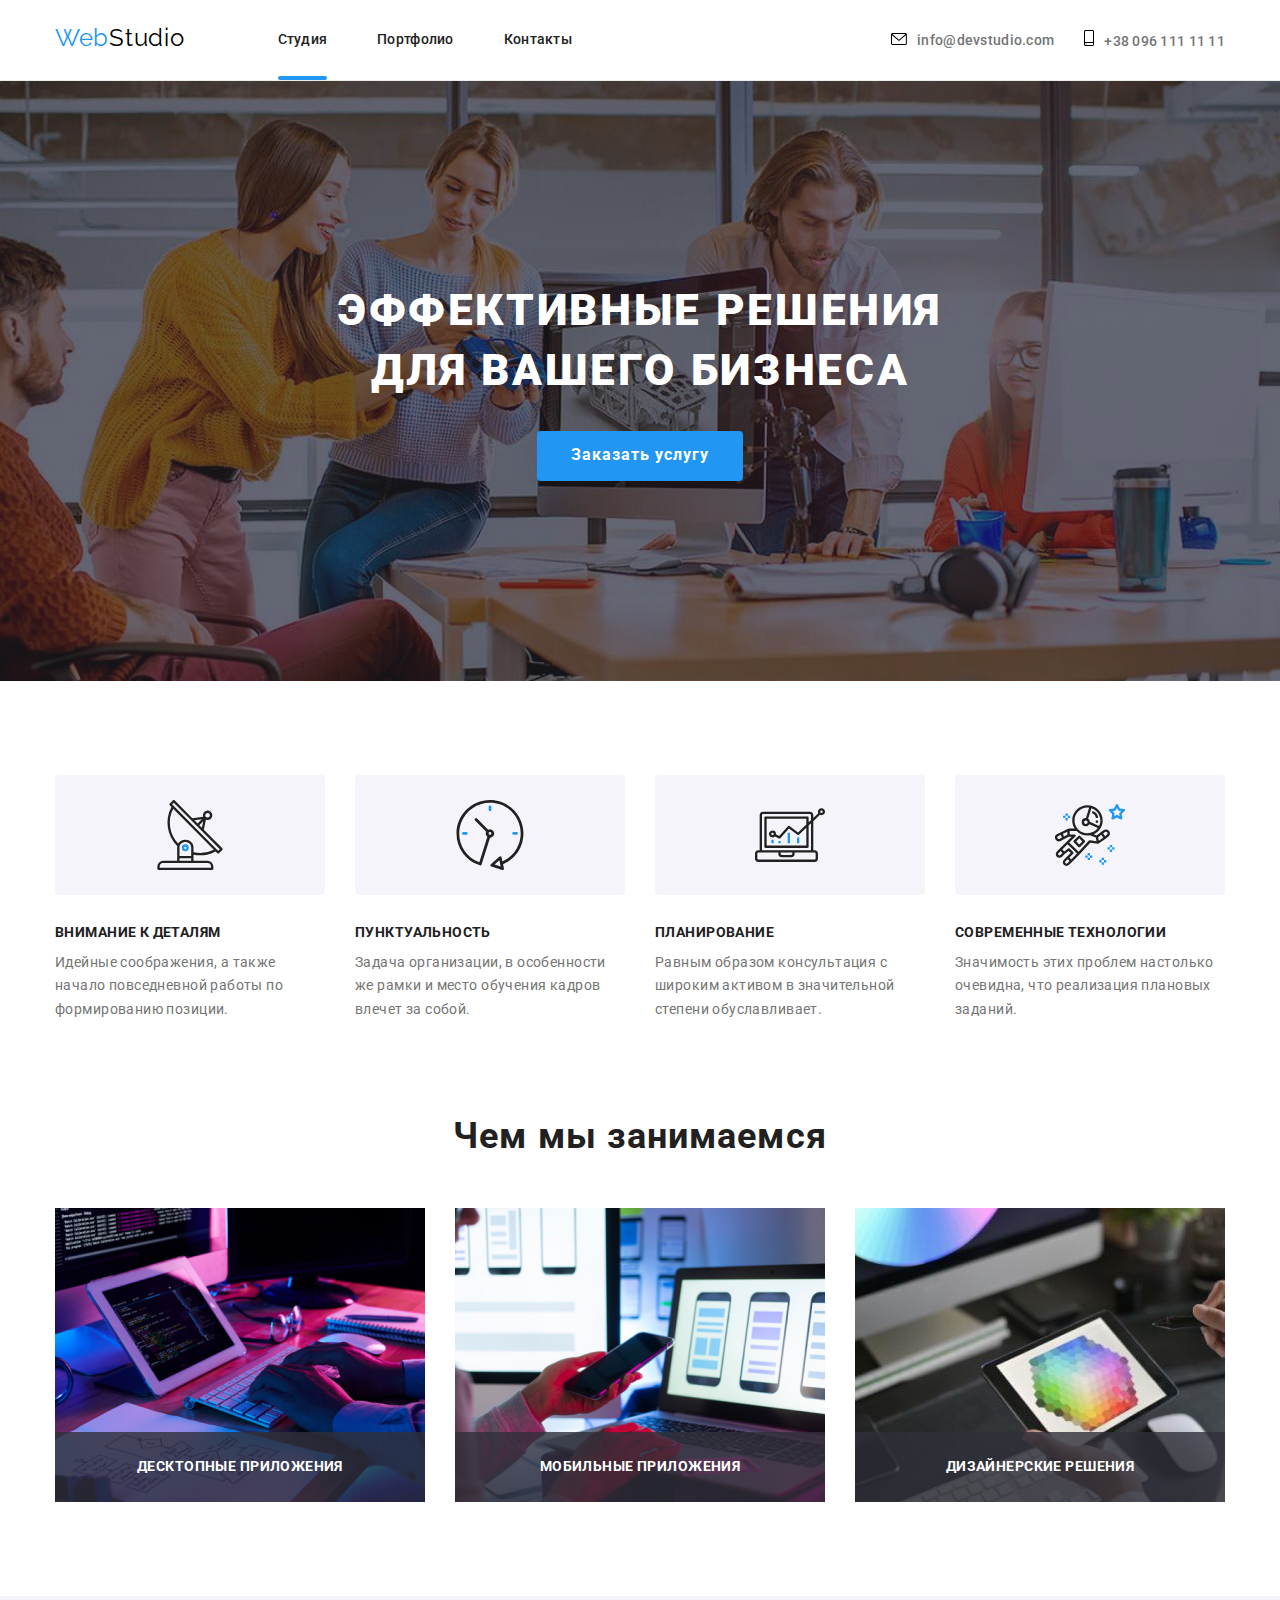
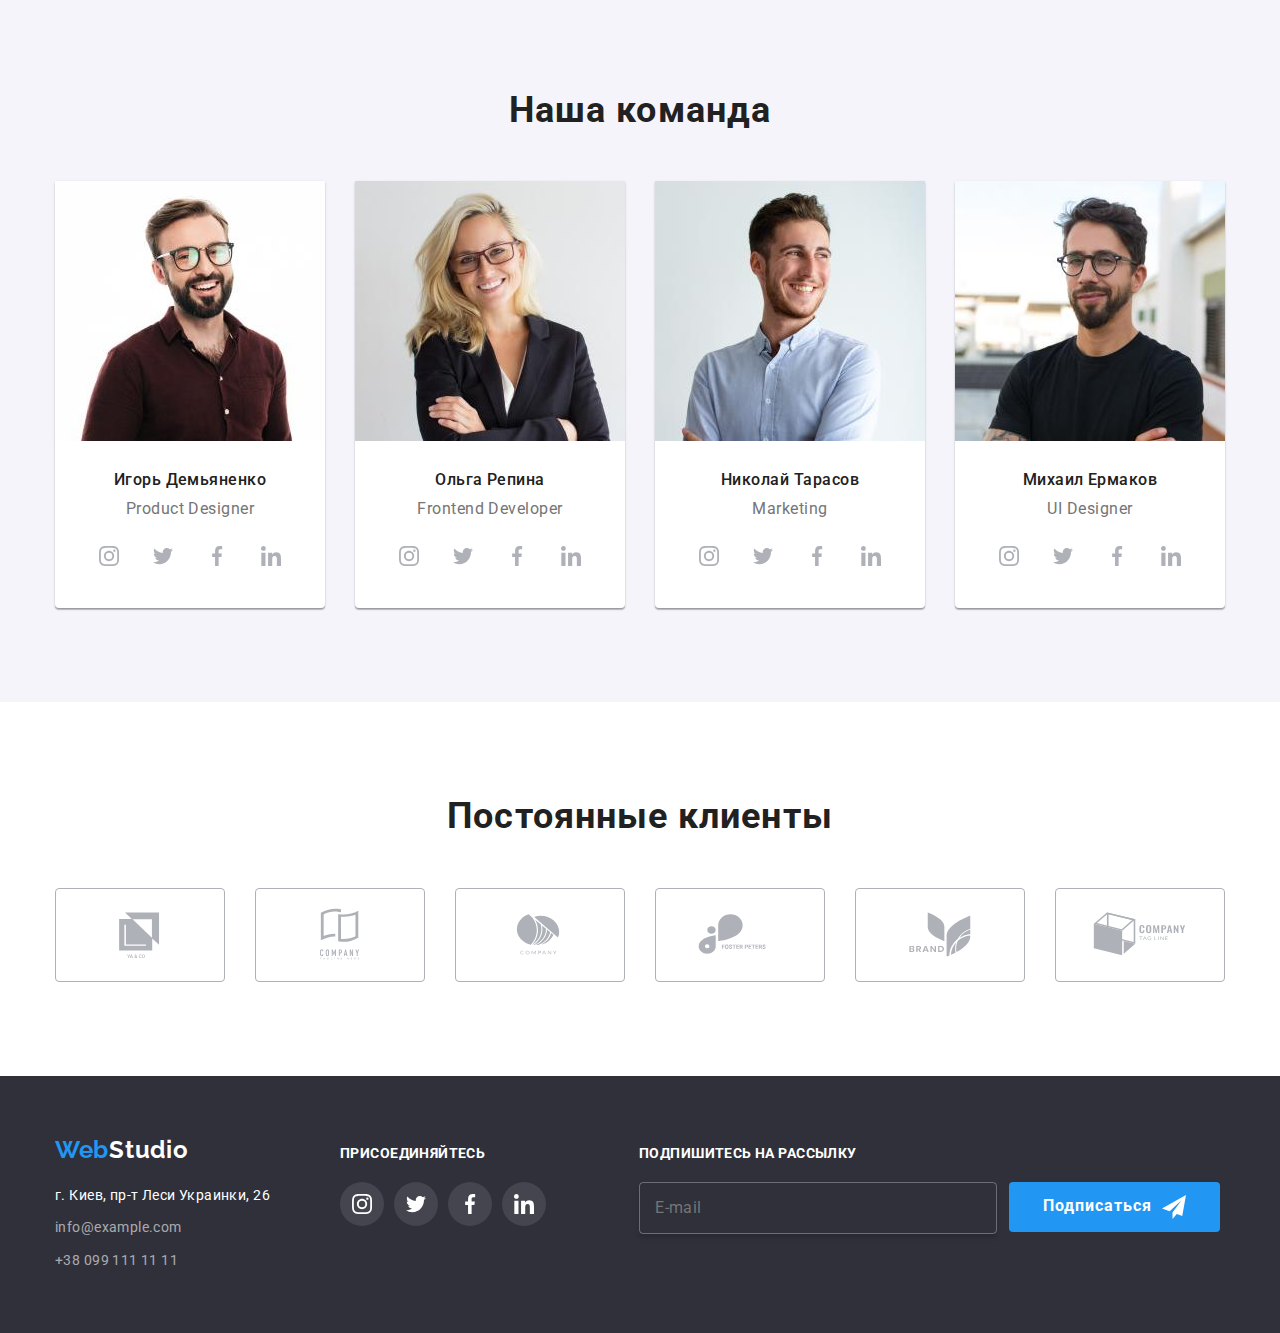
<file: index.html>
<!DOCTYPE html>
<html lang="ru">
  <head>
    <meta charset="UTF-8" />
    <meta http-equiv="X-UA-Compatible" content="IE=edge" />
    <meta name="viewport" content="width=device-width, initial-scale=1.0" />
    <title>Студия</title>
    <link
      href="https://fonts.googleapis.com/css2?family=Raleway:wght@700&family=Roboto:wght@400;500;700;900&display=swap"
      rel="stylesheet"
    />
    <link rel="preconnect" href="https://fonts.googleapis.com" />
    <link rel="preconnect" href="https://fonts.gstatic.com" crossorigin />
    <link
      rel="stylesheet"
      href="https://cdnjs.cloudflare.com/ajax/libs/modern-normalize/1.0.0/modern-normalize.min.css"
    />
    <link rel="stylesheet" href="./css/main.min.css" />
  </head>
  <body>
    <!-- Header -->

    <header class="header">
      <div class="container site-nav__container">
        <nav class="site-nav">
          <a href="./index.html" class="logo logo__header"
            ><span class="logo__effect">Web</span>Studio</a
          >
          <!-- mobile menu -->
          <button
            type="button"
            class="menu-button"
            aria-expanded="false"
            aria-controls="site-nav__list"
            data-menu-button
          >
            <svg
              class="menu__icon"
              width="40"
              height="40"
              aria-label="Переключатель мобильного меню"
            >
              <use class="icon-menu" href="./images/sprite.svg#menu"></use>
              <use class="icon-cross" href="./images/sprite.svg#cross"></use>
            </svg>
          </button>

          <!-- Mobile navigation -->
          <div class="mobile-menu" data-menu>
            <ul class="navigation">
              <li class="navigation__item">
                <a href="./index.html" class="navigation_link">Студия </a>
              </li>
              <li class="navigation__item">
                <a href="./portfolio.html" class="navigation_link">Портфолио</a>
              </li>
              <li class="navigation__item">
                <a href="" class="navigation_link">Контакты</a>
              </li>
            </ul>
            <div class="mobile-menu__content">
              <ul class="contact-us">
                <li class="contact-us__item">
                  <a href="" class="contact-us__tel">+38 096 111 11 11</a>
                </li>
                <li class="contact-us__item">
                  <a href="" class="contact-us__email">info@devstudio.com</a>
                </li>
              </ul>
              <ul class="follow-us">
                <li class="follow-us__item">
                  <a href="" class="follow-us-link">Twitter</a>
                </li>
                <li class="follow-us__item">
                  <a href="" class="follow-us-link">Facebook</a>
                </li>
                <li class="follow-us__item">
                  <a href="" class="follow-us-link">LinkedIn</a>
                </li>
                <li class="follow-us__item">
                  <a href="" class="follow-us-link">Instagram </a>
                </li>
              </ul>
            </div>
          </div>

          <!-- Nav menu -->

          <ul class="site-nav__list">
            <li class="site-nav__item">
              <a
                href="./index.html"
                class="site-nav__link site-nav__current-page"
                >Студия</a
              >
            </li>
            <li class="site-nav__item">
              <a href="./portfolio.html" class="site-nav__link">Портфолио</a>
            </li>
            <li class="site-nav__item">
              <a href="" class="site-nav__link">Контакты</a>
            </li>
          </ul>
        </nav>

        <ul class="contact-list">
          <li class="contact-list__item">
            <a
              href="mailto:info@devstudio.com"
              title="Email"
              class="contact-list__link"
            >
              <svg class="contact-list__icon" width="16" height="12">
                <use href="./images/sprite.svg#icon-envelope"></use></svg
              >info@devstudio.com</a
            >
          </li>
          <li class="contact-list__item">
            <a
              href="tel:+380961111111"
              title="Phone number"
              class="contact-list__link"
              ><svg class="contact-list__icon" width="10px" height="16px">
                <use href="./images/sprite.svg#icon-smartphone"></use></svg
              >+38 096 111 11 11</a
            >
          </li>
        </ul>
      </div>
    </header>

    <main>
      <!-- Hero -->

      <section class="hero">
        <div class="container">
          <h1 class="hero__title">
            Эффективные решения <br />
            для вашего бизнеса
          </h1>
          <button type="button" class="primary-button" data-modal-open>
            Заказать услугу
          </button>
        </div>
      </section>

      <!-- Advantages -->

      <section class="section">
        <h2 class="section__title visually-hidden">Преимущества</h2>
        <div class="container">
          <ul class="advantages">
            <li class="advantages__item advantages__icon-1">
              <a href="" class="advantages__link">
                <h3 class="advantages__title">Внимание к деталям</h3>
                <p class="advantages-description">
                  Идейные соображения, а также начало повседневной работы по
                  формированию позиции.
                </p>
              </a>
            </li>

            <li class="advantages__item advantages__icon-2">
              <a href="" class="advantages__link">
                <h3 class="advantages__title">Пунктуальность</h3>
                <p class="advantages-description">
                  Задача организации, в особенности же рамки и место обучения
                  кадров влечет за собой.
                </p>
              </a>
            </li>

            <li class="advantages__item advantages__icon-3">
              <a href="" class="advantages__link">
                <h3 class="advantages__title">Планирование</h3>
                <p class="advantages-description">
                  Равным образом консультация с широким активом в значительной
                  степени обуславливает.
                </p>
              </a>
            </li>

            <li class="advantages__item advantages__icon-4">
              <a href="" class="advantages__link">
                <h3 class="advantages__title">Современные технологии</h3>
                <p class="advantages-description">
                  Значимость этих проблем настолько очевидна, что реализация
                  плановых заданий.
                </p>
              </a>
            </li>
          </ul>
        </div>
      </section>

      <!-- What we do -->

      <section class="section section__services">
        <h2 class="section__title">Чем мы занимаемся</h2>
        <div class="container">
          <ul class="services">
            <li class="services__item">
              <a href="">
                <div class="services__label">
                  <h2 class="services__description">Десктопные приложения</h2>
                </div>
                <img
                  srcset="
                    ./images/projects/desktop_soft_1x.jpg 370w,
                    ./images/projects/desktop_soft_2x.jpg 740w
                  "
                  sizes="370px"
                  src=".images/projects/desktop_soft_1x.jpg"
                  alt="Прогрммист пишет код на десктоп компьютере согласно алгоритму"
                />
              </a>
            </li>

            <li class="services__item">
              <a href="">
                <div class="services__label">
                  <h2 class="services__description">Мобильные приложения</h2>
                </div>
                <img
                  srcset="
                    ./images/projects/mobile_soft_1x.jpg 370w,
                    ./images/projects/mobile_soft_2x.jpg 740w
                  "
                  sizes="370px"
                  src=".images/projects/mobile_soft_1x.jpg"
                  alt="Пользователь сравнивает отображение на мобильном телефоне с макетами изображений на экране ноутбука"
                />
              </a>
            </li>

            <li class="services__item">
              <a href="">
                <div class="services__label">
                  <h2 class="services__description">Дизайнерские решения</h2>
                </div>
                <img
                  srcset="
                    ./images/projects/design_1x.jpg 370w,
                    ./images/projects/design_2x.jpg 740w
                  "
                  sizes="370px"
                  src=".images/projects/design_1x.jpg"
                  alt="Дизайнер выбирает цвет из растра цветов на планшете"
                />
              </a>
            </li>
          </ul>
        </div>
      </section>

      <!-- Наша команда-->

      <section class="section section__team">
        <h2 class="section__title">Наша команда</h2>
        <div class="container">
          <ul class="team">
            <li class="team__item">
              <a href=""
                ><img
                  srcset="
                    ./images/our_team/demianenko_1xd.jpg 270w,
                    ./images/our_team/demianenko_1xt.jpg 354w,
                    ./images/our_team/demianenko_1xm.jpg 450w,
                    ./images/our_team/demianenko_2xd.jpg 540w,
                    ./images/our_team/demianenko_2xt.jpg 708w,
                    ./images/our_team/demianenko_2xm.jpg 900w
                  "
                  sizes="(min-width: 1200px) 270px, (min-width: 768px) 354px, (max-width: 480px) 450px"
                  src=".images/our_team/demianenko_1xm.jpg"
                  alt="Игорь Демьяненко"
              /></a>

              <div class="team__description">
                <h3 class="team__member">Игорь Демьяненко</h3>
                <p lang="en" class="team__title">Product Designer</p>

                <ul class="social">
                  <li class="social__item">
                    <a href="" class="social__link"
                      ><svg class="social__icon social__icon-team">
                        <use
                          href="./images/sprite.svg#icon-instagram"
                        ></use></svg
                    ></a>
                  </li>

                  <li class="social__item">
                    <a href="" class="social__link"
                      ><svg class="social__icon social__icon-team">
                        <use href="./images/sprite.svg#icon-twitter"></use></svg
                    ></a>
                  </li>

                  <li class="social__item">
                    <a href="" class="social__link"
                      ><svg class="social__icon social__icon-team">
                        <use
                          href="./images/sprite.svg#icon-facebook"
                        ></use></svg
                    ></a>
                  </li>

                  <li class="social__item">
                    <a href="" class="social__link"
                      ><svg class="social__icon social__icon-team">
                        <use
                          href="./images/sprite.svg#icon-linkedin"
                        ></use></svg
                    ></a>
                  </li>
                </ul>
              </div>
            </li>

            <li class="team__item">
              <a href="">
                <img
                  srcset="
                    ./images/our_team/repina_1xd.jpg 270w,
                    ./images/our_team/repina_1xt.jpg 354w,
                    ./images/our_team/repina_1xm.jpg 450w,
                    ./images/our_team/repina_2xd.jpg 540w,
                    ./images/our_team/repina_1xd.jpg 708w,
                    ./images/our_team/repina_2xm.jpg 900w
                  "
                  sizes="(min-width: 1200px) 270px, (min-width: 768px) 354px, (max-width: 480px) 450px"
                  src=".images/our_team/repina_1xm.jpg"
                  alt="Ольга Репина"
                />
              </a>
              <div class="team__description">
                <h3 class="team__member">Ольга Репина</h3>
                <p lang="en" class="team__title">Frontend Developer</p>

                <ul class="social">
                  <li class="social__item">
                    <a href="" class="social__link"
                      ><svg class="social__icon social__icon-team">
                        <use
                          href="./images/sprite.svg#icon-instagram"
                        ></use></svg
                    ></a>
                  </li>
                  <li class="social__item">
                    <a href="" class="social__link"
                      ><svg class="social__icon social__icon-team">
                        <use href="./images/sprite.svg#icon-twitter"></use></svg
                    ></a>
                  </li>
                  <li class="social__item">
                    <a href="" class="social__link"
                      ><svg class="social__icon social__icon-team">
                        <use
                          href="./images/sprite.svg#icon-facebook"
                        ></use></svg
                    ></a>
                  </li>
                  <li class="social__item">
                    <a href="" class="social__link"
                      ><svg class="social__icon social__icon-team">
                        <use
                          href="./images/sprite.svg#icon-linkedin"
                        ></use></svg
                    ></a>
                  </li>
                </ul>
              </div>
            </li>

            <li class="team__item">
              <a href=""
                ><img
                  srcset="
                    ./images/our_team/tarasov_1xd.jpg 270w,
                    ./images/our_team/tarasov_1xt.jpg 354w,
                    ./images/our_team/tarasov_1xm.jpg 450w,
                    ./images/our_team/tarasov_2xd.jpg 540w,
                    ./images/our_team/tarasov_2xt.jpg 708w,
                    ./images/our_team/tarasov_2xm.jpg 900w
                  "
                  sizes="(min-width: 1200px) 270px, (min-width: 768px) 354px, (max-width: 480px) 450px"
                  src=".images/our_team/tarasov_1xm.jpg"
                  alt="Николай Тарасов"
              /></a>
              <div class="team__description">
                <h3 class="team__member">Николай Тарасов</h3>
                <p lang="en" class="team__title">Marketing</p>

                <ul class="social">
                  <li class="social__item">
                    <a href="" class="social__link"
                      ><svg class="social__icon social__icon-team">
                        <use
                          href="./images/sprite.svg#icon-instagram"
                        ></use></svg
                    ></a>
                  </li>
                  <li class="social__item">
                    <a href="" class="social__link"
                      ><svg class="social__icon social__icon-team">
                        <use href="./images/sprite.svg#icon-twitter"></use></svg
                    ></a>
                  </li>
                  <li class="social__item">
                    <a href="" class="social__link"
                      ><svg class="social__icon social__icon-team">
                        <use
                          href="./images/sprite.svg#icon-facebook"
                        ></use></svg
                    ></a>
                  </li>
                  <li class="social__item">
                    <a href="" class="social__link"
                      ><svg class="social__icon social__icon-team">
                        <use
                          href="./images/sprite.svg#icon-linkedin"
                        ></use></svg
                    ></a>
                  </li>
                </ul>
              </div>
            </li>

            <li class="team__item">
              <a href=""
                ><img
                  srcset="
                    ./images/our_team/ermakov_1xd.jpg 270w,
                    ./images/our_team/ermakov_1xt.jpg 354w,
                    ./images/our_team/ermakov_1xm.jpg 450w,
                    ./images/our_team/ermakov_2xd.jpg 540w,
                    ./images/our_team/ermakov_2xt.jpg 708w,
                    ./images/our_team/ermakov_2xm.jpg 900w
                  "
                  sizes="(min-width: 1200px) 270px, (min-width: 768px) 354px, (max-width: 480px) 450px"
                  src=".images/our_team/ermakov_1xm.jpg"
                  alt="Михаил Ермаков"
              /></a>
              <div class="team__description">
                <h3 class="team__member">Михаил Ермаков</h3>
                <p lang="en" class="team__title">UI Designer</p>
                <ul class="social">
                  <li class="social__item">
                    <a href="" class="social__link"
                      ><svg class="social__icon social__icon-team">
                        <use
                          href="./images/sprite.svg#icon-instagram"
                        ></use></svg
                    ></a>
                  </li>
                  <li class="social__item">
                    <a href="" class="social__link"
                      ><svg class="social__icon social__icon-team">
                        <use href="./images/sprite.svg#icon-twitter"></use></svg
                    ></a>
                  </li>
                  <li class="social__item">
                    <a href="" class="social__link"
                      ><svg class="social__icon social__icon-team">
                        <use
                          href="./images/sprite.svg#icon-facebook"
                        ></use></svg
                    ></a>
                  </li>
                  <li class="social__item">
                    <a href="" class="social__link"
                      ><svg class="social__icon social__icon-team">
                        <use
                          href="./images/sprite.svg#icon-linkedin"
                        ></use></svg
                    ></a>
                  </li>
                </ul>
              </div>
            </li>
          </ul>
        </div>
      </section>

      <!-- Frequent Customers -->

      <section class="section">
        <h2 class="section__title">Постоянные клиенты</h2>
        <div class="container">
          <ul class="customers">
            <li class="customers__item">
              <a href="" class="customers__link"
                ><svg class="customers__logo" width="106" height="60">
                  <use
                    href="./images/sprite.svg#icon-customer-logo-1"
                  ></use></svg
              ></a>
            </li>
            <li class="customers__item">
              <a href="" class="customers__link"
                ><svg class="customers__logo" width="106" height="60">
                  <use
                    href="./images/sprite.svg#icon-customer_logo_2"
                  ></use></svg
              ></a>
            </li>
            <li class="customers__item">
              <a href="" class="customers__link"
                ><svg class="customers__logo" width="106" height="60">
                  <use
                    href="./images/sprite.svg#icon-customer_logo_3"
                  ></use></svg
              ></a>
            </li>
            <li class="customers__item">
              <a href="" class="customers__link"
                ><svg class="customers__logo" width="106" height="60">
                  <use
                    href="./images/sprite.svg#icon-customer_logo_4"
                  ></use></svg
              ></a>
            </li>
            <li class="customers__item">
              <a href="" class="customers__link"
                ><svg class="customers__logo" width="106" height="60">
                  <use
                    href="./images/sprite.svg#icon-customer_logo_5"
                  ></use></svg
              ></a>
            </li>
            <li class="customers__item">
              <a href="" class="customers__link"
                ><svg class="customers__logo" width="106" height="60">
                  <use
                    href="./images/sprite.svg#icon-customer_logo_6"
                  ></use></svg
              ></a>
            </li>
          </ul>
        </div>
      </section>
    </main>

    <!-- Footer -->

    <footer class="footer">
      <div class="container">
        <!--Address-->
        <div class="footer__desk">
          <div class="footer__mobile">
            <div class="address__container">
              <a href="./index.html" class="logo logo__footer"
                ><span class="logo__effect">Web</span>Studio</a
              >

              <address class="address">
                <ul class="address__list">
                  <li class="address__item">
                    <a
                      href="https://www.google.com/maps/place/Lesi+Ukrainky+Blvd,+26,+Kyiv,+Ukraine,+02000/@50.4265807,30.5361971,17z/data=!3m1!4b1!4m5!3m4!1s0x40d4cf0e033ecbe9:0x57a4dffefec77da0!8m2!3d50.4265807!4d30.5383858"
                      target="_blank"
                      rel="noreferrer noopener"
                      class="address__location"
                      >г. Киев, пр-т Леси Украинки, 26</a
                    >
                  </li>
                  <li class="address__item">
                    <a href="mailto:info@example.com" class="address__email"
                      >info@example.com</a
                    >
                  </li>
                  <li class="address__item">
                    <a href="tel:+380991111111" class="address__tel"
                      >+38 099 111 11 11</a
                    >
                  </li>
                </ul>
              </address>
            </div>

            <!--Social Links-->

            <div class="social-block">
              <h3 class="subscribe__title">присоединяйтесь</h3>

              <ul class="social">
                <li class="social__item">
                  <a href="" class="social__link"
                    ><svg class="social__icon social__icon-footer">
                      <use href="./images/sprite.svg#icon-instagram"></use></svg
                  ></a>
                </li>

                <li class="social__item">
                  <a href="" class="social__link"
                    ><svg class="social__icon social__icon-footer">
                      <use href="./images/sprite.svg#icon-twitter"></use></svg
                  ></a>
                </li>

                <li class="social__item">
                  <a href="" class="social__link"
                    ><svg class="social__icon social__icon-footer">
                      <use href="./images/sprite.svg#icon-facebook"></use></svg
                  ></a>
                </li>

                <li class="social__item">
                  <a href="" class="social__link"
                    ><svg class="social__icon social__icon-footer">
                      <use href="./images/sprite.svg#icon-linkedin"></use></svg
                  ></a>
                </li>
              </ul>
            </div>
          </div>

          <!--Subscribe-->
          <div class="subscribe">
            <h3 class="subscribe__title">Подпишитесь на рассылку</h3>
            <form name="Subscribe">
              <div class="subscribe__wrapper">
                <input
                  type="email"
                  name="email"
                  placeholder="E-mail"
                  class="subscribe__email"
                />
                <button type="submit" class="primary-button">
                  Подписаться
                  <svg class="subscribe__icon" width="24" height="24">
                    <use href="./images/sprite.svg#icon-icon-send"></use>
                  </svg>
                </button>
              </div>
            </form>
          </div>
        </div>
      </div>
    </footer>

    <!-- Modal window-->

    <div class="backdrop is-hidden" data-modal>
      <div class="modal">
        <p></p>
        <button type="button" class="close-button" data-modal-close>
          <svg class="close-icon">
            <use
              href="./images/sprite.svg#icon-close-black-button"
              width="18"
              height="18"
            ></use>
          </svg>
        </button>

        <h2 class="form-title">Оставьте свои данные, мы вам перезвоним</h2>

        <!--Form-->

        <form class="modal-form">
          <label class="form-label">
            <span class="form-text">Имя</span>

            <span class="input-wrapper">
              <input type="text" name="name" class="form-input" />
              <svg class="form-icon" width="18" height="18">
                <use href="./images/sprite.svg#person-modal-icon "></use>
              </svg>
            </span>
          </label>
          <label class="form-label">
            <span class="form-text">Телефон</span>
            <span class="input-wrapper">
              <input type="tel" name="tel" class="form-input" />
              <svg class="form-icon" width="18" height="18">
                <use href="./images/sprite.svg#phone-modal-icon "></use>
              </svg>
            </span>
          </label>
          <label class="form-label">
            <span class="form-text">Почта</span>
            <span class="input-wrapper">
              <input type="email" name="mail" class="form-input" />
              <svg class="form-icon" width="18" height="18">
                <use href="./images/sprite.svg#email-modal-icon "></use>
              </svg>
            </span>
          </label>

          <label class="form-label form-label-last">
            <span class="form-text">Комментарий</span>
            <textarea
              name="comment"
              id="comment"
              rows="10"
              class="form-input form-textarea"
              placeholder="Введите текст"
            ></textarea>
          </label>

          <label class="legal-check">
            <input
              type="checkbox"
              name="policy"
              value="policy"
              class="check-input visually-hidden"
            />
            <span class="checkbox-icon"></span>

            <span class="legal-notice">
              Соглашаюсь с рассылкой и принимаю
              <span
                ><a href="#" class="agreement-link">Условия договора</a></span
              >
            </span>
          </label>

          <button type="submit" class="primary-button">Отправить</button>
        </form>
      </div>
    </div>

    <script src="./js/modal.js"></script>
    <script src="./js/menu.js"></script>
  </body>
</html>
</file>
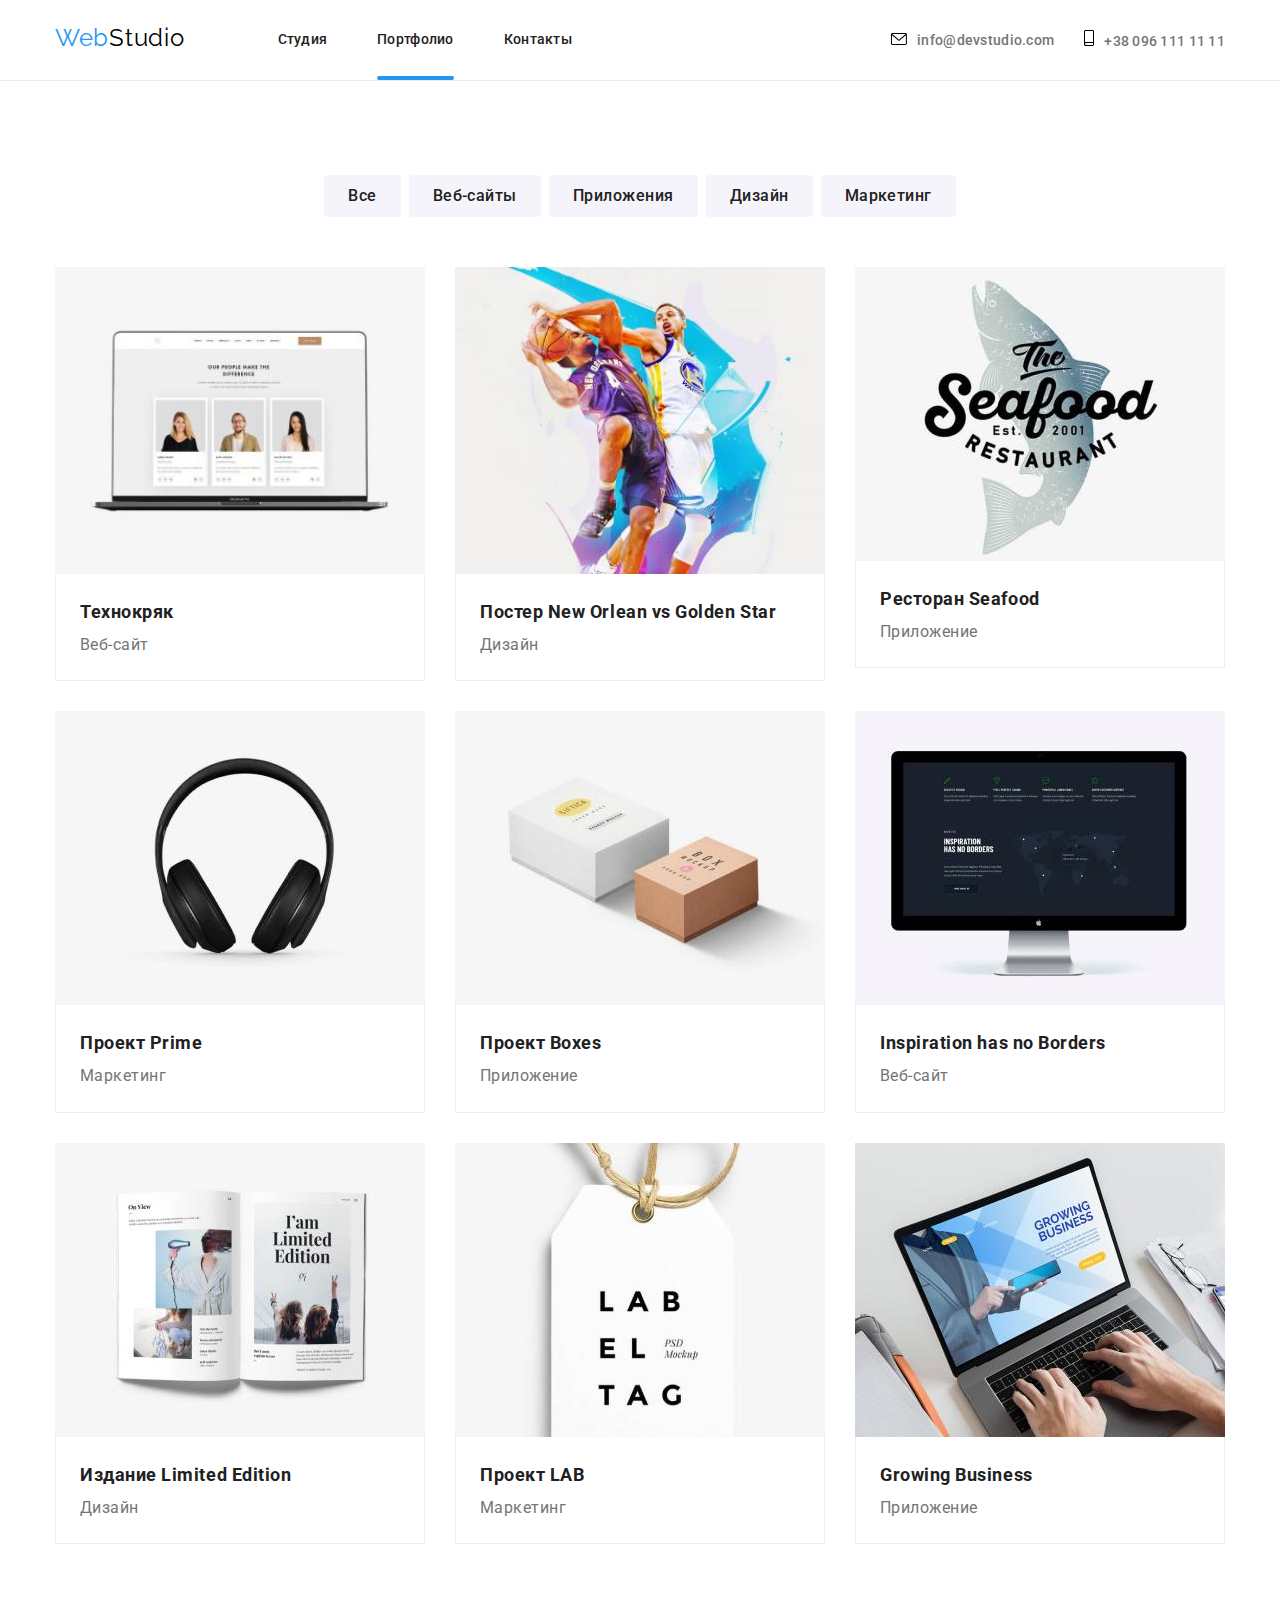
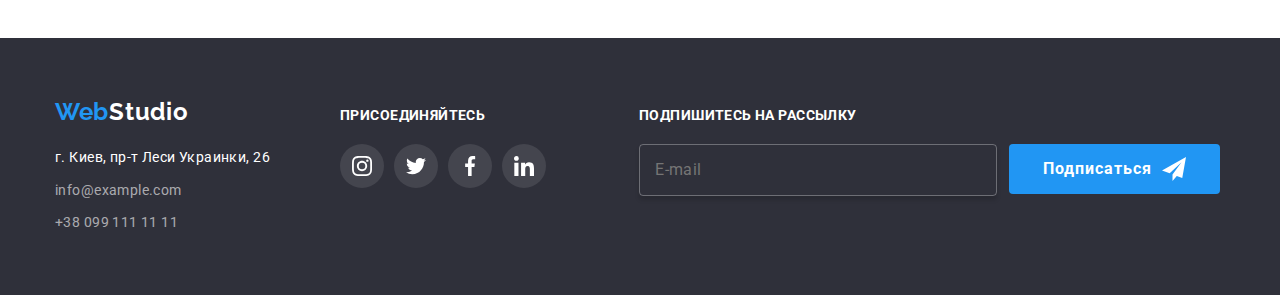
<file: portfolio.html>
<!DOCTYPE html>
<html lang="ru">
  <head>
    <meta charset="UTF-8" />
    <meta http-equiv="X-UA-Compatible" content="IE=edge" />
    <meta name="viewport" content="width=device-width, initial-scale=1.0" />
    <title>Студия</title>
    <link
      href="https://fonts.googleapis.com/css2?family=Raleway:wght@700&family=Roboto:wght@400;500;700;900&display=swap"
      rel="stylesheet"
    />
    <link rel="preconnect" href="https://fonts.googleapis.com" />
    <link rel="preconnect" href="https://fonts.gstatic.com" crossorigin />
    <link
      rel="stylesheet"
      href="https://cdnjs.cloudflare.com/ajax/libs/modern-normalize/1.0.0/modern-normalize.min.css"
    />
    <link rel="stylesheet" href="./css/main.min.css" />
  </head>
  <body>
    <!-- Header -->

    <header class="header">
      <div class="container site-nav__container">
        <nav class="site-nav">
          <a href="./index.html" class="logo logo__header"
            ><span class="logo__effect">Web</span>Studio</a
          >
          <!-- mobile menu -->
          <button
            type="button"
            class="menu-button"
            aria-expanded="false"
            aria-controls="site-nav__list"
            data-menu-button
          >
            <svg
              class="menu__icon"
              width="40"
              height="40"
              aria-label="Переключатель мобильного меню"
            >
              <use class="icon-menu" href="./images/sprite.svg#menu"></use>
              <use class="icon-cross" href="./images/sprite.svg#cross"></use>
            </svg>
          </button>

          <!-- Mobile navigation -->
          <div class="mobile-menu" data-menu>
            <ul class="navigation">
              <li class="navigation__item">
                <a href="./index.html" class="navigation_link">Студия </a>
              </li>
              <li class="navigation__item">
                <a href="./portfolio.html" class="navigation_link">Портфолио</a>
              </li>
              <li class="navigation__item">
                <a href="" class="navigation_link">Контакты</a>
              </li>
            </ul>
            <div class="mobile-menu__content">
              <ul class="contact-us">
                <li class="contact-us__item">
                  <a href="" class="contact-us__tel">+38 096 111 11 11</a>
                </li>
                <li class="contact-us__item">
                  <a href="" class="contact-us__email">info@devstudio.com</a>
                </li>
              </ul>
              <ul class="follow-us">
                <li class="follow-us__item">
                  <a href="" class="follow-us-link">Twitter</a>
                </li>
                <li class="follow-us__item">
                  <a href="" class="follow-us-link">Facebook</a>
                </li>
                <li class="follow-us__item">
                  <a href="" class="follow-us-link">LinkedIn</a>
                </li>
                <li class="follow-us__item">
                  <a href="" class="follow-us-link">Instagram </a>
                </li>
              </ul>
            </div>
          </div>

          <!-- Nav menu -->

          <ul class="site-nav__list">
            <li class="site-nav__item">
              <a href="./index.html" class="site-nav__link">Студия</a>
            </li>
            <li class="site-nav__item">
              <a
                href="./portfolio.html"
                class="site-nav__link site-nav__current-page"
                >Портфолио</a
              >
            </li>
            <li class="site-nav__item">
              <a href="" class="site-nav__link">Контакты</a>
            </li>
          </ul>
        </nav>

        <ul class="contact-list">
          <li class="contact-list__item">
            <a
              href="mailto:info@devstudio.com"
              title="Email"
              class="contact-list__link"
            >
              <svg class="contact-list__icon" width="16" height="12">
                <use href="./images/sprite.svg#icon-envelope"></use></svg
              >info@devstudio.com</a
            >
          </li>
          <li class="contact-list__item">
            <a
              href="tel:+380961111111"
              title="Phone number"
              class="contact-list__link"
              ><svg class="contact-list__icon" width="10px" height="16px">
                <use href="./images/sprite.svg#icon-smartphone"></use></svg
              >+38 096 111 11 11</a
            >
          </li>
        </ul>
      </div>
    </header>
    <main>
      <!-- Portfolio -->
      <section class="section">
        <div class="container">
          <h1 class="visually-hidden">Портфолио</h1>

          <!-- Filters -->
          <ul class="filters">
            <li class="filters__item">
              <button type="button" class="filters__button">Все</button>
            </li>
            <li class="filters__item">
              <button type="button" class="filters__button">Веб-сайты</button>
            </li>
            <li class="filters__item">
              <button type="button" class="filters__button">Приложения</button>
            </li>
            <li class="filters__item">
              <button type="button" class="filters__button">Дизайн</button>
            </li>
            <li class="filters__item">
              <button type="button" class="filters__button">Маркетинг</button>
            </li>
          </ul>

          <!-- Projects -->

          <ul class="portfolio list">
            <li class="project">
              <a href="#" class="project-link">
                <div class="preview">
                  <img
                    srcset="
                      ./images/projects/technokriak_1xt.jpg 354w,
                      ./images/projects/technokriak_1xd.jpg 370w,
                      ./images/projects/technokriak_1x.jpg  450w,
                      ./images/projects/technokriak_2xt.jpg 708w,
                      ./images/projects/technokriak_2xd.jpg 740w,
                      ./images/projects/technokriak_2x.jpg  900w
                    "
                    sizes="(min-width: 1200px) 270px, (min-width: 768px) 354px, (max-width: 480px) 450px"
                    src=".images/projects/technokriak_1x.jpg"
                    alt="Открытый ноутбук с изображением фото членов команды на экране"
                  />
                  <div class="project-description">
                    <p class="info">
                      Ресурс предлагает комплексные предложения с разным уровнем
                      функционала и сервисов. Все это позволит посетителю
                      получить исчерпывающие сведения о компании или частном
                      лице.
                    </p>
                  </div>
                </div>
                <div class="project-details">
                  <h2 class="project-title">Технокряк</h2>
                  <p class="subtitle">Веб-сайт</p>
                </div>
              </a>
            </li>

            <li class="project">
              <a href="#" class="project-link">
                <div class="preview">
                  <img
                    srcset="
                      ./images/projects/new_orlean_vs_golden_star_1xt.jpg 354w,
                      ./images/projects/new_orlean_vs_golden_star_1xd.jpg 370w,
                      ./images/projects/new_orlean_vs_golden_star_1x.jpg  450w,
                      ./images/projects/new_orlean_vs_golden_star_2xt.jpg 708w,
                      ./images/projects/new_orlean_vs_golden_star_2xd.jpg 740w,
                      ./images/projects/new_orlean_vs_golden_star_2x.jpg  900w
                    "
                    sizes="(min-width: 1200px) 270px, (min-width: 768px) 354px, (max-width: 480px) 450px"
                    src=".images/projects/new_orlean_vs_golden_star_1x.jpg"
                    alt="Два баскетболиста в прыжке соревнуются за мяч"
                  />
                  <div class="project-description">
                    <p class="info">
                      Ресурс предлагает комплексные предложения с разным уровнем
                      функционала и сервисов. Все это позволит посетителю
                      получить исчерпывающие сведения о компании или частном
                      лице.
                    </p>
                  </div>
                </div>

                <div class="project-details">
                  <h2 class="project-title">
                    Постер New Orlean vs Golden Star
                  </h2>
                  <p class="subtitle">Дизайн</p>
                </div>
              </a>
            </li>
            <li class="project">
              <a href="#" class="project-link">
                <div class="preview">
                  <img
                    srcset="
                      ./images/projects/seafood_1xt.jpg 354w,
                      ./images/projects/seafood_1xd.jpg 370w,
                      ./images/projects/seafood_1x.jpg  450w,
                      ./images/projects/seafood_2xt.jpg 708w,
                      ./images/projects/seafood_2xd.jpg 740w,
                      ./images/projects/seafood_2x.jpg  900w
                    "
                    sizes="(min-width: 1200px) 370px, (min-width: 768px) 354px, (max-width: 480px) 450px"
                    src=".images/projects/seafood_1x.jpg"
                    alt="Надпись The Seafood Restaurant Est. 2001 на фоне вертикального изображенной рыбы"
                  />
                  <div class="project-description">
                    <p class="info">
                      Ресурс предлагает комплексные предложения с разным уровнем
                      функционала и сервисов. Все это позволит посетителю
                      получить исчерпывающие сведения о компании или частном
                      лице.
                    </p>
                  </div>
                </div>
                <div class="project-details">
                  <h2 class="project-title">Ресторан Seafood</h2>
                  <p class="subtitle">Приложение</p>
                </div>
              </a>
            </li>
            <li class="project">
              <a href="#" class="project-link">
                <div class="preview">
                  <img
                    srcset="
                      ./images/projects/prime_1xt.jpg 354w,
                      ./images/projects/prime_1xd.jpg 370w,
                      ./images/projects/prime_1x.jpg  450w,
                      ./images/projects/prime_2xt.jpg 708w,
                      ./images/projects/prime_2xd.jpg 740w,
                      ./images/projects/prime_2x.jpg  900w
                    "
                    sizes="(min-width: 1200px) 370px, (min-width: 768px) 354px, (max-width: 480px) 450px"
                    src=".images/projects/prime_1x.jpg"
                    alt="Наушники"
                  />
                  <div class="project-description">
                    <p class="info">
                      Ресурс предлагает комплексные предложения с разным уровнем
                      функционала и сервисов. Все это позволит посетителю
                      получить исчерпывающие сведения о компании или частном
                      лице.
                    </p>
                  </div>
                </div>
                <div class="project-details">
                  <h2 class="project-title">Проект Prime</h2>
                  <p class="subtitle">Маркетинг</p>
                </div>
              </a>
            </li>
            <li class="project">
              <a href="#" class="project-link">
                <div class="preview">
                  <img
                    srcset="
                      ./images/projects/boxes_1xt.jpg 354w,
                      ./images/projects/boxes_1xd.jpg 370w,
                      ./images/projects/boxes_1x.jpg  450w,
                      ./images/projects/boxes_2xt.jpg 708w,
                      ./images/projects/boxes_2xd.jpg 740w,
                      ./images/projects/boxes_2x.jpg  900w
                    "
                    sizes="(min-width: 1200px) 370px, (min-width: 768px) 354px, (max-width: 480px) 450px"
                    src=".images/projects/boxes_1x.jpg"
                    alt="Две коробки разного размера"
                  />
                  <div class="project-description">
                    <p class="info">
                      Ресурс предлагает комплексные предложения с разным уровнем
                      функционала и сервисов. Все это позволит посетителю
                      получить исчерпывающие сведения о компании или частном
                      лице.
                    </p>
                  </div>
                </div>
                <div class="project-details">
                  <h2 class="project-title">Проект Boxes</h2>
                  <p class="subtitle">Приложение</p>
                </div>
              </a>
            </li>
            <li class="project">
              <a href="#" class="project-link">
                <div class="preview">
                  <img
                    srcset="
                      ./images/projects/inspiration_1xt.jpg 354w,
                      ./images/projects/inspiration_1xd.jpg 370w,
                      ./images/projects/inspiration_1x.jpg  450w,
                      ./images/projects/inspiration_2xt.jpg 708w,
                      ./images/projects/inspiration_2xd.jpg 740w,
                      ./images/projects/inspiration_2x.jpg  900w
                    "
                    sizes="(min-width: 1200px) 370px, (min-width: 768px) 354px, (max-width: 480px) 450px"
                    src=".images/projects/inspiration_1x.jpg"
                    alt="iMac без клавиатуры с изображением карты мира на экране"
                  />
                  <div class="project-description">
                    <p class="info">
                      Ресурс предлагает комплексные предложения с разным уровнем
                      функционала и сервисов. Все это позволит посетителю
                      получить исчерпывающие сведения о компании или частном
                      лице.
                    </p>
                  </div>
                </div>
                <div class="project-details">
                  <h2 class="project-title">Inspiration has no Borders</h2>
                  <p class="subtitle">Веб-сайт</p>
                </div>
              </a>
            </li>
            <li class="project">
              <a href="#" class="project-link">
                <div class="preview">
                  <img
                    srcset="
                      ./images/projects/lim_ed_1xt.jpg 354w,
                      ./images/projects/lim_ed_1xd.jpg 370w,
                      ./images/projects/lim_ed_1x.jpg  450w,
                      ./images/projects/lim_ed_2xt.jpg 708w,
                      ./images/projects/lim_ed_2xd.jpg 740w,
                      ./images/projects/lim_ed_2x.jpg  900w
                    "
                    sizes="(min-width: 1200px) 370px, (min-width: 768px) 354px, (max-width: 480px) 450px"
                    src=".images/projects/lim_ed_1x.jpg"
                    alt="Открытый журнал с картинками и заголовком I'am Limited Edition над фото двух женщин, показывающих знак мир поднятой над головой рукой"
                  />
                  <div class="project-description">
                    <p class="info">
                      Ресурс предлагает комплексные предложения с разным уровнем
                      функционала и сервисов. Все это позволит посетителю
                      получить исчерпывающие сведения о компании или частном
                      лице.
                    </p>
                  </div>
                </div>
                <div class="project-details">
                  <h2 class="project-title">Издание Limited Edition</h2>
                  <p class="subtitle">Дизайн</p>
                </div>
              </a>
            </li>
            <li class="project">
              <a href="#" class="project-link">
                <div class="preview">
                  <img
                    srcset="
                      ./images/projects/lab_1xt.jpg 354w,
                      ./images/projects/lab_1xd.jpg 370w,
                      ./images/projects/lab_1x.jpg  450w,
                      ./images/projects/lab_2xt.jpg 708w,
                      ./images/projects/lab_2xd.jpg 740w,
                      ./images/projects/lab_2x.jpg  900w
                    "
                    sizes="(min-width: 1200px) 370px, (min-width: 768px) 354px, (max-width: 480px) 450px"
                    src=".images/projects/lab_1x.jpg"
                    alt="Бирка на веревке с надписью LAB EL TAG"
                  />
                  <div class="project-description">
                    <p class="info">
                      Ресурс предлагает комплексные предложения с разным уровнем
                      функционала и сервисов. Все это позволит посетителю
                      получить исчерпывающие сведения о компании или частном
                      лице.
                    </p>
                  </div>
                </div>
                <div class="project-details">
                  <h2 class="project-title">Проект LAB</h2>
                  <p class="subtitle">Маркетинг</p>
                </div>
              </a>
            </li>
            <li class="project">
              <a href="#" class="project-link">
                <div class="preview">
                  <img
                    srcset="
                      ./images/projects/growing_business_1xt.jpg 354w,
                      ./images/projects/growing_business_1xd.jpg 370w,
                      ./images/projects/growing_business_1x.jpg  450w,
                      ./images/projects/growing_business_2xt.jpg 708w,
                      ./images/projects/growing_business_2xd.jpg 740w,
                      ./images/projects/growing_business_2x.jpg  900w
                    "
                    sizes="(min-width: 1200px) 370px, (min-width: 768px) 354px, (max-width: 480px) 450px"
                    src=".images/projects/growing_business_1x.jpg"
                    alt="Пользователь печатает на ноутбуке"
                  />
                  <div class="project-description">
                    <p class="info">
                      Ресурс предлагает комплексные предложения с разным уровнем
                      функционала и сервисов. Все это позволит посетителю
                      получить исчерпывающие сведения о компании или частном
                      лице.
                    </p>
                  </div>
                </div>
                <div class="project-details">
                  <h2 class="project-title">Growing Business</h2>
                  <p class="subtitle">Приложение</p>
                </div>
              </a>
            </li>
          </ul>
        </div>
      </section>
    </main>

    <!-- Footer -->

    <footer class="footer">
      <div class="container">
        <!--Address-->
        <div class="footer__desk">
          <div class="footer__mobile">
            <div class="address__container">
              <a href="./index.html" class="logo logo__footer"
                ><span class="logo__effect">Web</span>Studio</a
              >

              <address class="address">
                <ul class="address__list">
                  <li class="address__item">
                    <a
                      href="https://www.google.com/maps/place/Lesi+Ukrainky+Blvd,+26,+Kyiv,+Ukraine,+02000/@50.4265807,30.5361971,17z/data=!3m1!4b1!4m5!3m4!1s0x40d4cf0e033ecbe9:0x57a4dffefec77da0!8m2!3d50.4265807!4d30.5383858"
                      target="_blank"
                      rel="noreferrer noopener"
                      class="address__location"
                      >г. Киев, пр-т Леси Украинки, 26</a
                    >
                  </li>
                  <li class="address__item">
                    <a href="mailto:info@example.com" class="address__email"
                      >info@example.com</a
                    >
                  </li>
                  <li class="address__item">
                    <a href="tel:+380991111111" class="address__tel"
                      >+38 099 111 11 11</a
                    >
                  </li>
                </ul>
              </address>
            </div>

            <!--Social Links-->

            <div class="social-block">
              <h3 class="subscribe__title">присоединяйтесь</h3>

              <ul class="social">
                <li class="social__item">
                  <a href="" class="social__link"
                    ><svg class="social__icon social__icon-footer">
                      <use href="./images/sprite.svg#icon-instagram"></use></svg
                  ></a>
                </li>

                <li class="social__item">
                  <a href="" class="social__link"
                    ><svg class="social__icon social__icon-footer">
                      <use href="./images/sprite.svg#icon-twitter"></use></svg
                  ></a>
                </li>

                <li class="social__item">
                  <a href="" class="social__link"
                    ><svg class="social__icon social__icon-footer">
                      <use href="./images/sprite.svg#icon-facebook"></use></svg
                  ></a>
                </li>

                <li class="social__item">
                  <a href="" class="social__link"
                    ><svg class="social__icon social__icon-footer">
                      <use href="./images/sprite.svg#icon-linkedin"></use></svg
                  ></a>
                </li>
              </ul>
            </div>
          </div>

          <!--Subscribe-->
          <div class="subscribe">
            <h3 class="subscribe__title">Подпишитесь на рассылку</h3>
            <form name="Subscribe">
              <div class="subscribe__wrapper">
                <input
                  type="email"
                  name="email"
                  placeholder="E-mail"
                  class="subscribe__email"
                />
                <button type="submit" class="primary-button">
                  Подписаться
                  <svg class="subscribe__icon" width="24" height="24">
                    <use href="./images/sprite.svg#icon-icon-send"></use>
                  </svg>
                </button>
              </div>
            </form>
          </div>
        </div>
      </div>
    </footer>

    <script src="./js/menu.js"></script>
  </body>
</html>
</file>
<file: css/main.min.css>
body *{font-family:"Roboto",sans-serif;letter-spacing:.03em;color:#757575;margin:0;padding:0;box-sizing:border-box}.visually-hidden{position:absolute;width:1px;height:1px;margin:-1px;border:0;padding:0;white-space:nowrap;clip-path:inset(100%);clip:rect(0 0 0 0);overflow:hidden}a{text-decoration:none}ul{list-style:none;margin:0;padding:0}h1,h2,h3,h4,h5,h6,p{margin:0}img{display:block;width:100%;height:auto}.logo{font-family:Raleway, cursive;font-weight:700;font-size:26px;line-height:1.19;transition:color 250ms cubic-bezier(0.4, 0, 0.2, 1)}.advantages__title,.team__member{margin-bottom:10px;color:#212121}.container{width:100%;margin:0 auto;padding:0 15px}@media screen and (min-width: 480px){.container{width:480px}}@media screen and (min-width: 768px){.container{width:768px}}@media screen and (min-width: 1200px){.container{width:1200px}}.header{border-bottom:1px solid #ececec}@media screen and (max-width: 767px){.header{position:relative;min-height:60px;align-items:center;padding:10px 0}}.site-nav__container{display:flex;align-items:center}.logo__header{margin-right:93px;color:#000000}@media screen and (max-width: 767px){.logo__header{text-align:left;margin:0;font-weight:700;font-size:24px;line-height:1.16;letter-spacing:.03em}}@media screen and (min-width: 768px){.logo__header{padding:24px 0;align-self:start;font-weight:400;font-size:24px;line-height:1.16;letter-spacing:.03em}}.logo__effect{color:#2196f3}.logo:hover{color:#2196f3}.logo:focus{color:#2196f3}.logo__effect,.logo{font-family:Raleway, cursive;font-size:24px;line-height:1.16}.site-nav{display:flex;align-items:center}.site-nav__current-page::after{content:'';position:absolute;width:100%;height:4px;border-radius:2px;background-color:#2196f3;bottom:0;left:0}@media screen and (max-width: 767px){.site-nav{width:100%;justify-content:space-between}}.site-nav__list{display:flex}@media screen and (max-width: 768px){.site-nav__list{display:none}}.site-nav__item:not(:last-child){margin-right:50px}@media screen and (max-width: 767px){.site-nav__item{margin:0;padding:0}}.site-nav__link{position:relative;display:block;padding-top:32px;padding-bottom:32px;color:#212121;transition:color 250ms cubic-bezier(0.4, 0, 0.2, 1);font-weight:500;font-size:14px;line-height:1.14;letter-spacing:.02em}.site-nav__link:hover{color:#2196f3}.site-nav__link:focus{color:#2196f3}.site-nav__link:hover::after{content:'';position:absolute;width:100%;height:4px;border-radius:2px;background-color:#2196f3;bottom:0;left:0}.site-nav__link:focus::after{content:'';position:absolute;width:100%;height:4px;border-radius:2px;background-color:#2196f3;bottom:0;left:0}.primary-button{display:flex;align-items:center;justify-content:center;margin-left:auto;margin-right:auto;border-radius:4px;padding:10px 32px;min-width:200px;height:50px;color:#fff;background-color:#2196f3;text-decoration:none;text-align:center;border-color:transparent;font-family:inherit;font-weight:700;font-size:16px;line-height:1.8;letter-spacing:.06em;cursor:pointer;transition:background-color 250ms cubic-bezier(0.4, 0, 0.2, 1)}.primary-button:hover{background-color:#188ce8}.primary-button:focus{background-color:#188ce8}.contact-list{display:flex;margin-left:auto;align-items:center;justify-content:center;align-items:center}@media screen and (max-width: 767px){.contact-list{display:none}}@media screen and (min-width: 768px) and (max-width: 1199px){.contact-list{display:block;padding:0;margin-top:auto;margin-bottom:auto}}.contact-list__item:not(:last-child){margin-right:30px}@media screen and (min-width: 768px) and (max-width: 1199px){.contact-list__item:not(:last-child){margin-right:0;margin-left:0}.contact-list__item:not(:last-child):not(:last-child){margin-bottom:10px}}.contact-list__link{font-weight:500;font-size:14px;line-height:1.14;letter-spacing:.02em;color:#757575;transition:color 250ms cubic-bezier(0.4, 0, 0.2, 1)}.contact-list__link:hover{color:#2196f3}.contact-list__link:focus{color:#2196f3}.contact-list__icon{margin-right:10px}.contact-list__link:hover .contact-list__icon,.contact-list__link:focus .contact-list__icon{fill:#2196f3}.hero{padding-top:118px;padding-bottom:118px;background-image:linear-gradient(to bottom, rgba(47,48,58,0.4), rgba(47,48,58,0.4)),url("../images/bg-img/header_mob_1x.jpg");background-color:#c4c4c4;background-size:cover;background-repeat:no-repeat;background-position:center;height:auto;max-width:1600px;width:100%;margin:0 auto;text-align:center}@media (min-device-pixel-ratio: 2), (min-resolution: 192dpi), (min-resolution: 2dppx){.hero{background-image:linear-gradient(to bottom, rgba(47,48,58,0.4), rgba(47,48,58,0.4)),url("../images/bg-img/header_mob_2x.jpg")}}@media screen and (min-width: 480px){.hero{background-image:linear-gradient(to bottom, rgba(47,48,58,0.4), rgba(47,48,58,0.4)),url("../images/bg-img/header_tab_1x.jpg")}}@media screen and (min-width: 480px) and (min-device-pixel-ratio: 2), screen and (min-width: 480px) and (min-resolution: 192dpi), screen and (min-width: 480px) and (min-resolution: 2dppx){.hero{background-image:linear-gradient(to bottom, rgba(47,48,58,0.4), rgba(47,48,58,0.4)),url("../images/bg-img/header_tab_2x.jpg")}}@media screen and (min-width: 1200px){.hero{background-image:linear-gradient(to bottom, rgba(47,48,58,0.4), rgba(47,48,58,0.4)),url("../images/bg-img/header_desk_1x.jpg");padding-top:200px;padding-bottom:200px}}@media screen and (min-width: 1200px) and (min-device-pixel-ratio: 2), screen and (min-width: 1200px) and (min-resolution: 192dpi), screen and (min-width: 1200px) and (min-resolution: 2dppx){.hero{background-image:linear-gradient(to bottom, rgba(47,48,58,0.4), rgba(47,48,58,0.4)),url("../images/bg-img/header_desk_2x.jpg")}}.hero__title{margin-bottom:30px;text-align:center;font-weight:900;font-size:26px;line-height:1.6;letter-spacing:.06em;color:#fff;text-transform:uppercase}@media screen and (min-width: 1200px){.hero__title{font-weight:900;font-size:44px;line-height:1.36;letter-spacing:.06em}}.section{padding:60px 0}@media screen and (min-width: 1200px){.section{padding:94px 0}}.section__title{margin-bottom:30px;font-size:28px;line-height:1.17;text-align:center;color:#212121}@media screen and (min-width: 1200px){.section__title{margin-bottom:50px;font-size:36px;line-height:1.16}}@media screen and (min-width: 768px){.advantages{display:flex;flex-wrap:wrap}}.advantages__icon-1::before{background-image:url("../images/antenna.svg")}.advantages__icon-2::before{background-image:url("../images/clock.svg")}.advantages__icon-3::before{background-image:url("../images/diagram.svg")}.advantages__icon-4::before{background-image:url("../images/astronaut.svg")}.advantages__item{width:100%}@media screen and (max-width: 1199px){.advantages__item:not(:last-child){margin-bottom:30px}}@media screen and (min-width: 678px) and (max-width: 1199px){.advantages__item{flex-basis:calc((100% - 1 * 30px) / 2);margin-right:30px}.advantages__item:nth-child(2n){margin-right:0}.advantages__item:nth-last-child(-n+2){margin-bottom:0}}@media screen and (min-width: 1200px){.advantages__item{flex-basis:calc((100% - 3 * 30px) / 4);margin-right:30px;margin-bottom:0}.advantages__item:nth-child(4n){margin-right:0}}.advantages__item::before{display:block;content:'';height:120px;background-color:#f5f4fa;margin-bottom:30px;background-size:70px 70px;background-repeat:no-repeat;background-position:center;border-radius:4px}.advantages__title{font-weight:700;font-size:14px;line-height:1.14;letter-spacing:.03em;text-transform:uppercase}@media screen and (max-width: 767px){.advantages__title{text-align:center}}.advantages-description{font-weight:400;font-size:14px;line-height:1.7;letter-spacing:.03em;color:#757575;text-align:left}.section__services{padding-top:0}@media screen and (max-width: 1199px){.section__services{display:none}}.services{display:flex}.services__item{position:relative;width:370px}.services__item:not(:last-child){margin-right:30px}.services__label{height:auto;width:100%;background-color:rgba(47,48,58,0.8);padding:27px 0;text-align:center;position:absolute;right:0;bottom:0}.services__description{font-weight:700;font-size:14px;line-height:1.14;letter-spacing:.03em;font-family:inherit;text-decoration:none;text-transform:uppercase;color:#fff;text-align:center}.social-block{display:block;margin-bottom:60px}@media screen and (min-width: 1200px){.social-block{display:inline;margin-right:93px;margin-bottom:0}}.social{display:flex;justify-content:center}.social__item{width:44px;height:44px;background-color:rgba(255,255,255,0.1);border-radius:50%}.social__item:not(:last-child){margin-right:10px}.social__link{width:100%;height:100%;display:flex;justify-content:center;align-items:center;background-color:transparent;border-radius:22px;transition:background-color 250ms cubic-bezier(0.4, 0, 0.2, 1)}.social__link:hover{background-color:#2196f3}.social__link:focus{background-color:#2196f3}.social__icon{width:20px;height:20px}.section__team{background-color:#f5f4fa}.team{padding:0;margin:0;align-items:center}@media screen and (min-width: 768px){.team{display:flex;flex-wrap:wrap}}.team__item{flex-direction:column;align-items:center;box-shadow:0px 1px 3px rgba(0,0,0,0.12),0px 1px 1px rgba(0,0,0,0.14),0px 2px 1px rgba(0,0,0,0.2);border-radius:0px 0px 4px 4px;background-color:#fff}@media screen and (max-width: 767px){.team__item{width:100%;align-items:center}.team__item:not(:last-child){margin-bottom:30px}}@media screen and (min-width: 768px) and (max-width: 1199px){.team__item{flex-basis:calc((100% - 1 * 30px) / 2);margin-right:30px;margin-bottom:30px}.team__item:nth-child(2n){margin-right:0}.team__item:nth-last-child(-n+2){margin-bottom:0}}@media screen and (min-width: 1200px){.team__item{flex-basis:calc((100% - 3 * 30px) / 4);margin-right:30px}.team__item:nth-child(4n){margin-right:0}}.team__description{text-align:center;padding:30px 0;border-bottom-right-radius:4px;border-bottom-left-radius:4px}.team__member{font-weight:500;font-size:16px;line-height:1.1;letter-spacing:.03em}.team__title{font-weight:400;font-size:16px;line-height:1.19;letter-spacing:.03em;color:#757575;margin-bottom:16px}.social__icon-team{fill:#afb1b8;transition:fill 250ms cubic-bezier(0.4, 0, 0.2, 1)}.social__link:hover .social__icon-team,.social__link:focus .social__icon-team{fill:#fff}.address__container{display:block}@media screen and (min-width: 1200px){.address__container{margin-right:70px;text-align:left}}.address{font-style:normal}@media screen and (min-width: 1200px){.address__item{text-align:left}}.address__item:not(:last-child){margin-bottom:8px}@media screen and (min-width: 1200px){.address__item:not(:last-child){margin-bottom:9px}}.address__location{color:#fff;font-size:14px;line-height:1.7;transition:color 250ms cubic-bezier(0.4, 0, 0.2, 1)}.address__email,.address__tel{font-weight:400;font-size:14px;line-height:1.7;letter-spacing:.03em;color:rgba(255,255,255,0.6);transition:color 250ms cubic-bezier(0.4, 0, 0.2, 1)}@media screen and (min-width: 768px) and (max-width: 1199px){.address__email,.address__tel{font-weight:500;font-size:12px;line-height:1.16;letter-spacing:.02em}}.address__location:hover,.address__location:focus,.address__email:hover,.address__email:focus,.address__tel:hover,.address__tel:focus{color:#2196f3}.backdrop{position:fixed;top:0;left:0;width:100%;height:100vh;background-color:rgba(0,0,0,0.2);opacity:1;transition:opacity 250ms cubic-bezier(0.4, 0, 0.2, 1),visibility 250ms cubic-bezier(0.4, 0, 0.2, 1)}.backdrop.is-hidden{opacity:0;pointer-events:none;visibility:hidden}.backdrop.is-hidden .modal{transform:translate(-50%, -50%) scale(0.5);opacity:0}.modal{padding:30px;position:absolute;top:50%;left:50%;max-width:290px;width:100%;background-color:#fff;box-shadow:0px 1px 3px rgba(0,0,0,0.12),0px 1px 1px rgba(0,0,0,0.14),0px 2px 1px rgba(0,0,0,0.2);border-radius:4px;transform:translate(-50%, -50%) scale(1);opacity:1;transition:transform 250ms cubic-bezier(0.4, 0, 0.2, 1),opacity 250ms cubic-bezier(0.4, 0, 0.2, 1)}@media screen and (min-width: 480px){.modal{padding:40px;min-height:609px;max-width:450px;width:100%}}@media screen and (min-width: 1200px){.modal{min-height:581px;max-width:528px;width:100%}}.close-button{position:absolute;width:30px;height:30px;top:8px;right:8px;display:flex;justify-content:center;align-items:center;object-fit:contain;background:#FFFFFF;border:1px solid rgba(0,0,0,0.1);border-radius:50%}.close-button:hover .close-icon,.close-button:active .close-icon,.close-button:focus .close-icon{cursor:pointer;fill:#2196f3}.close-icon{width:18px;height:18px;fill:#000000;transition:fill 250ms cubic-bezier(0.4, 0, 0.2, 1);object-fit:contain}.form-title{margin-bottom:12px;text-align:center;font-weight:700;font-size:20px;line-height:1.15;text-align:center;color:#212121}.modal-form{display:flex;flex-direction:column}.form-label{display:flex;flex-direction:column;margin-bottom:10px}.form-label-last{margin-bottom:20px}.form-text{margin-bottom:4px;font-weight:400;font-size:12px;line-height:1.16;letter-spacing:0.01em;color:#757575;transition:color 250ms cubic-bezier(0.4, 0, 0.2, 1)}.form-input{padding-top:14px;padding-bottom:14px;padding-left:42px;width:100%;height:40px;border:1px solid rgba(33,33,33,0.2);border-radius:4px;outline:none;transition:border-color 250ms cubic-bezier(0.4, 0, 0.2, 1)}.form-input:focus{border-color:#2196f3}.form-input:not(:last-child){padding-left:42px}.form-input:last-child{padding-left:16px}.form-textarea{padding:12px 16px;height:120px;resize:none;height:120px}@media screen and (max-width: 480px){.form-textarea{height:90px}}.form-textarea::placeholder{color:rgba(117,117,117,0.5);font-weight:400;font-size:12px;line-height:1.7;letter-spacing:0.01em}.form-icon{position:absolute;left:12px;top:50%;transform:translateY(-50%);transition:fill 250ms cubic-bezier(0.4, 0, 0.2, 1)}.input-wrapper{position:relative}.form-label:focus-within>.form-text{color:#2196f3}.form-input:focus+.form-icon{fill:#2196f3}.legal-notice{font-size:12px;line-height:1.16;color:#757575;font-weight:400}@media screen and (min-width: 1200px){.legal-notice{line-height:1.7;font-size:14px}}.agreement-link{position:relative;color:#2196f3;font-family:inherit}.agreement-link::after{content:"";position:absolute;width:100%;height:1px;bottom:1px;left:0;background-color:#2196f3}.legal-check{display:flex;align-items:center;justify-content:center;align-content:center;margin-bottom:30px}.checkbox-icon{display:inline-block;width:16px;height:15px;margin-right:10px;border:2px solid #2a2a2a;border-radius:4px;flex-shrink:0;transition:border-color 250ms cubic-bezier(0.4, 0, 0.2, 1)}.check-input:focus+.checkbox-icon,.check-input:hover+.checkbox-icon{border:2px solid #2196f3}.check-input:checked+.checkbox-icon{border-color:transparent;background-color:#2196f3;background-image:url("../images/icon-check-box-final.svg");background-repeat:no-repeat;background-position:center;background-size:13px 11px}.footer{padding-top:60px;padding-bottom:60px;background-color:#2f303a}.footer__mobile{display:block}@media screen and (min-width: 768px){.footer__mobile{width:100%;display:inline-flex;align-items:baseline;justify-content:space-around;margin-bottom:60px}}@media screen and (min-width: 1200px){.footer__mobile{margin-bottom:0}}.address__container{text-align:center;justify-content:center}@media screen and (max-width: 767px){.address__container{margin-bottom:60px}}.logo__footer{display:block;margin-bottom:20px;color:#fff}@media screen and (min-width: 1200px){.logo__footer{text-align:left}}.social__icon-footer{fill:#fff}@media screen and (min-width: 1200px){.footer__desk{display:inline-flex;justify-items:center;align-items:baseline}}.subscribe{margin-left:auto;display:block}.subscribe__title{margin-bottom:20px;color:#fff;text-transform:uppercase;font-weight:700;font-size:14px;line-height:1.14;letter-spacing:.03em}@media screen and (max-width: 1199px){.subscribe__title{text-align:center}}.subscribe__wrapper{display:flex;flex-direction:row;justify-content:center}@media screen and (max-width: 1199px){.subscribe__wrapper{flex-direction:column;align-items:center}}.subscribe__email{padding:15px;font-family:inherit;font-weight:400;font-size:16px;line-height:1.25;align-items:center;color:rgba(255,255,255,0.6);border-radius:4px;border:1px solid rgba(255,255,255,0.3);box-shadow:0px 4px 4px rgba(0,0,0,0.15);background-color:inherit;margin-bottom:20px}@media screen and (min-width: 480px) and (max-width: 1199px){.subscribe__email{width:450px;max-width:100%}}@media screen and (min-width: 1200px){.subscribe__email{width:358px;margin-right:12px;margin-bottom:0}}.subscribe__icon{margin-left:10px;vertical-align:middle;fill:#fff}.filters{display:flex;flex-wrap:wrap;margin-bottom:40px}@media screen and (max-width: 767px){.filters{align-items:flex-start}}@media screen and (min-width: 768px) and (max-width: 1200px){.filters{margin-bottom:30px}}@media screen and (min-width: 1200px){.filters{margin-bottom:50px}}@media screen and (min-width: 768px){.filters{justify-content:center}}.filters__item{margin-bottom:15px}.filters__item:not(:last-child){margin-right:8px}.filters__item:nth-last-child(-n+2){margin-bottom:0}@media screen and (min-width: 768px){.filters__item{margin-bottom:0}}.filters__button{padding:6px 22px;color:#212121;font-family:inherit;font-weight:500;font-size:16px;line-height:1.6;background-color:#f5f4fa;border-color:transparent;border-radius:4px;cursor:pointer;transition:color 250ms cubic-bezier(0.4, 0, 0.2, 1),background-color 250ms cubic-bezier(0.4, 0, 0.2, 1),box-shadow 250ms cubic-bezier(0.4, 0, 0.2, 1)}.filters__button:focus,.filters__button:hover,.filters__button:active{color:#fff;background-color:#2196f3;box-shadow:0px 3px 1px rgba(0,0,0,0.1),0px 1px 2px rgba(0,0,0,0.08),0px 2px 2px rgba(0,0,0,0.12)}.portfolio{display:block}@media screen and (min-width: 768px){.portfolio{display:flex;flex-wrap:wrap}}.project{width:100%;margin-bottom:30px}.project:last-of-type{margin-bottom:0}@media screen and (min-width: 768px){.project{display:flex;flex-direction:column}}@media screen and (min-width: 768px) and (max-width: 1199px){.project{width:calc((100% - 1 * 30px) / 2);margin-right:30px}.project:nth-child(2n){margin-right:0}}@media screen and (min-width: 1200px){.project{width:calc((100% - 2 * 30px) / 3);margin-right:30px}.project:nth-child(3n){margin-right:0}.project:nth-last-child(-n+3){margin-bottom:0}}.project-details{padding:20px 24px;border:1px solid #EEEEEE;border-top:none;background-color:#fff;overflow:hidden}@media screen and (min-width: 768px){.project-details{display:flex;flex-direction:column;flex-grow:1}}.project-title{color:#212121;font-weight:700;font-size:18px;line-height:2;letter-spacing:0.06}.subtitle{font-size:16px;line-height:1.9;color:#757575}.preview{position:relative;overflow:hidden}.project:hover .project-description{transform:translateY(0)}.info{font-weight:400;font-size:12px;line-height:1.5;text-align:left;color:#fff;overflow:auto}@media screen and (min-width: 768px){.info{font-size:18px}}.project-description{position:absolute;top:0;left:0;width:100%;height:100%;padding:77px 24px;display:flex;background-color:rgba(33,150,243,0.9);align-items:center;overflow:auto;opacity:0;transform:translateY(100%);transition:transform 250ms cubic-bezier(0.4, 0, 0.2, 1),opacity 250ms cubic-bezier(0.4, 0, 0.2, 1)}.project-description:hover{opacity:1}.project-link{display:block;transition:box-shadow 250ms cubic-bezier(0.4, 0, 0.2, 1)}.project-link:hover,.project-link:focus{box-shadow:0px 1px 1px rgba(0,0,0,0.12),0px 4px 4px rgba(0,0,0,0.06),1px 4px 6px rgba(0,0,0,0.16)}.customers{display:flex;flex-wrap:wrap}.customers__item{align-items:center;justify-content:center;border:1 px solid #afb1b8;border-radius:4px}@media screen and (max-width: 767px){.customers__item{width:calc((100% - 1* 30px) / 2);margin-bottom:30px;margin-right:30px}.customers__item:nth-last-child(-n+2){margin-bottom:0}.customers__item:nth-child(2n){margin-right:0}}@media screen and (min-width: 768px) and (max-width: 1199px){.customers__item{width:calc((100% - 2 * 30px) / 3);margin-bottom:30px;margin-right:30px}.customers__item:nth-last-child(-n+3){margin-bottom:0}.customers__item:nth-child(3n){margin-right:0}}@media screen and (min-width: 1200px){.customers__item{width:calc((100% - 5 * 30px) / 6)}.customers__item:not(:last-child){margin-right:30px}}.customers__link{display:flex;border:1px solid #afb1b8;box-sizing:border-box;border-radius:4px;padding:16px 32px;width:100%;height:100%;fill:#afb1b8;display:flex;align-items:center;justify-content:center;transition:border 250ms cubic-bezier(0.4, 0, 0.2, 1)}.customers__link:hover{border:1px solid #2196f3}.customers__link:focus{border:1px solid #2196f3}.customers__logo{transition:fill 250ms cubic-bezier(0.4, 0, 0.2, 1)}.customers__link:hover .customers__logo,.customers__link:focus .customers__logo{fill:#2196f3}.menu-button{width:40px;height:40px;justify-content:center;align-items:center;display:inline-flex;margin:0;padding:0;border:none;background-color:transparent}.menu-button.is-open{position:fixed;top:8px;right:15px;z-index:5}.menu-button:hover .menu__icon,.menu-button:focus .menu__icon{fill:#2196f3}@media screen and (min-width: 768px){.menu-button{display:none}}.menu-button .icon-cross{display:none}.menu-button.is-open .icon-cross{display:block}.menu-button.is-open .icon-menu{display:none}.mobile-menu{position:fixed;top:0;left:0;display:flex;flex-direction:column;width:100vw;height:100vh;background-color:#fff;padding:48px 40px;transform:translateX(100%);transition:transform 250ms cubic-bezier(0.4, 0, 0.2, 1)}.mobile-menu.is-open{z-index:3}.mobile-menu.is-open{transform:translateX(0)}@media screen and (min-width: 768px){.mobile-menu{display:none}}.mobile-menu__content{margin-top:auto}.navigation{margin-bottom:auto}.navigation__item:not(:last-child){margin-bottom:32px}.navigation_link{color:#212121;font-weight:500;font-size:40px;line-height:1.17;letter-spacing:.02em;transition:color 250ms cubic-bezier(0.4, 0, 0.2, 1)}.navigation_link:hover,.navigation_link:focus{color:#2196f3}.contact-us{margin-bottom:64px}.contact-us__item:not(:last-child){margin-bottom:32px}.contact-us__tel{color:#2196f3;font-weight:500;font-size:24px;line-height:1.17;letter-spacing:.02em}@media screen and (min-width: 480px){.contact-us__tel{font-size:38px}}.contact-us__email{font-weight:500;font-size:24px;line-height:1.16;letter-spacing:.02em;color:#757575}.follow-us{display:flex;flex-wrap:wrap}.follow-us__item:not(:last-child){padding-right:10px;margin-right:10px;border-right:1px solid rgba(33,33,33,0.2)}.follow-us-link{font-weight:500;font-size:18px;line-height:1.2;letter-spacing:.02em;color:#2196f3}
/*# sourceMappingURL=main.min.css.map */
</file>
